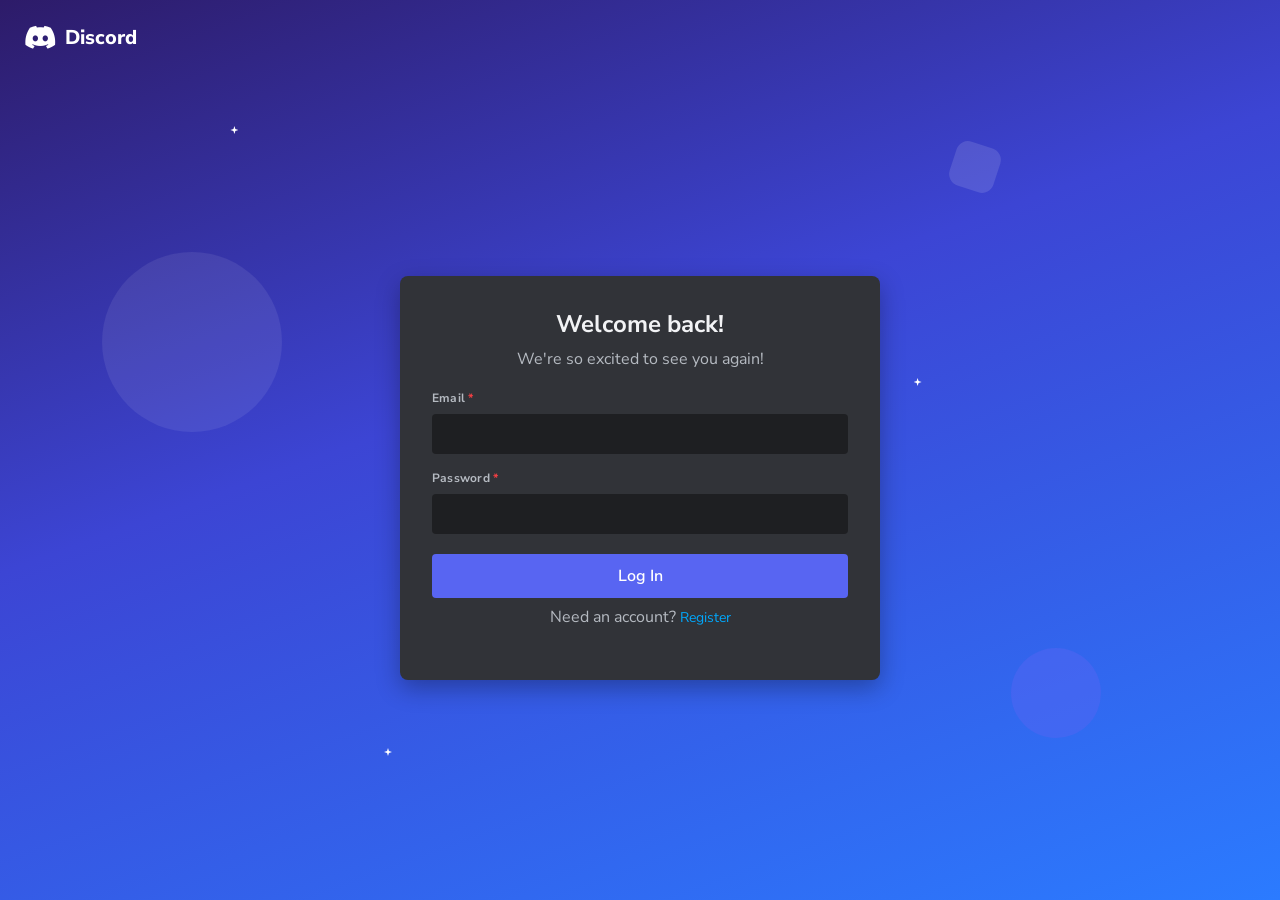
<file: login.html>
<!DOCTYPE html>
<html lang="en">
<head>
    <meta charset="UTF-8">
    <script src="./assets/js/nav.js"></script>
    <meta name="viewport" content="width=device-width, initial-scale=1.0">
    <title>Discord | Login</title>
    <link rel="stylesheet" href="assets/css/login.css">
    <link rel="stylesheet" href="https://cdnjs.cloudflare.com/ajax/libs/font-awesome/6.4.0/css/all.min.css"
        integrity="sha512-iecdLmaskl7CVkqkXNQ/ZH/XLlvWZOJyj7Yy7tcenmpD1ypASozpmT/E0iPtmFIB46ZmdtAc9eNBvH0H/ZpiBw=="
        crossorigin="anonymous" referrerpolicy="no-referrer" />
    <link rel="shortcut icon" href="./assets/icons/favicon.ico" type="image/x-icon">
</head>
<body>
    <header>
        <div class="login-bg" aria-hidden="true">
            <span class="login-blob login-blob-a"></span>
            <span class="login-blob login-blob-b"></span>
            <span class="login-blob login-blob-c"></span>
            <span class="login-star login-star-a"></span>
            <span class="login-star login-star-b"></span>
            <span class="login-star login-star-c"></span>
        </div>
        <a class="login-brand" href="./login.html" aria-label="Discord"><i class="fa-brands fa-discord" aria-hidden="true"></i><span>Discord</span></a>
    </header>
    <main class="login-page">
        <form class="login-card" id="login-form" action="./index.html">
            <h1>Welcome back!</h1>
            <p>We're so excited to see you again!</p>
            <label for="login-email">Email <span>*</span></label>
            <input id="login-email" name="email" type="email" autocomplete="email" required>
            <label for="login-pass">Password <span>*</span></label>
            <input id="login-pass" name="password" type="password" autocomplete="current-password" required>
            <button type="submit">Log In</button>
            <p class="login-switch">Need an account? <a href="./register.html">Register</a></p>
        </form>
    </main>
</body>
</html>
</file>
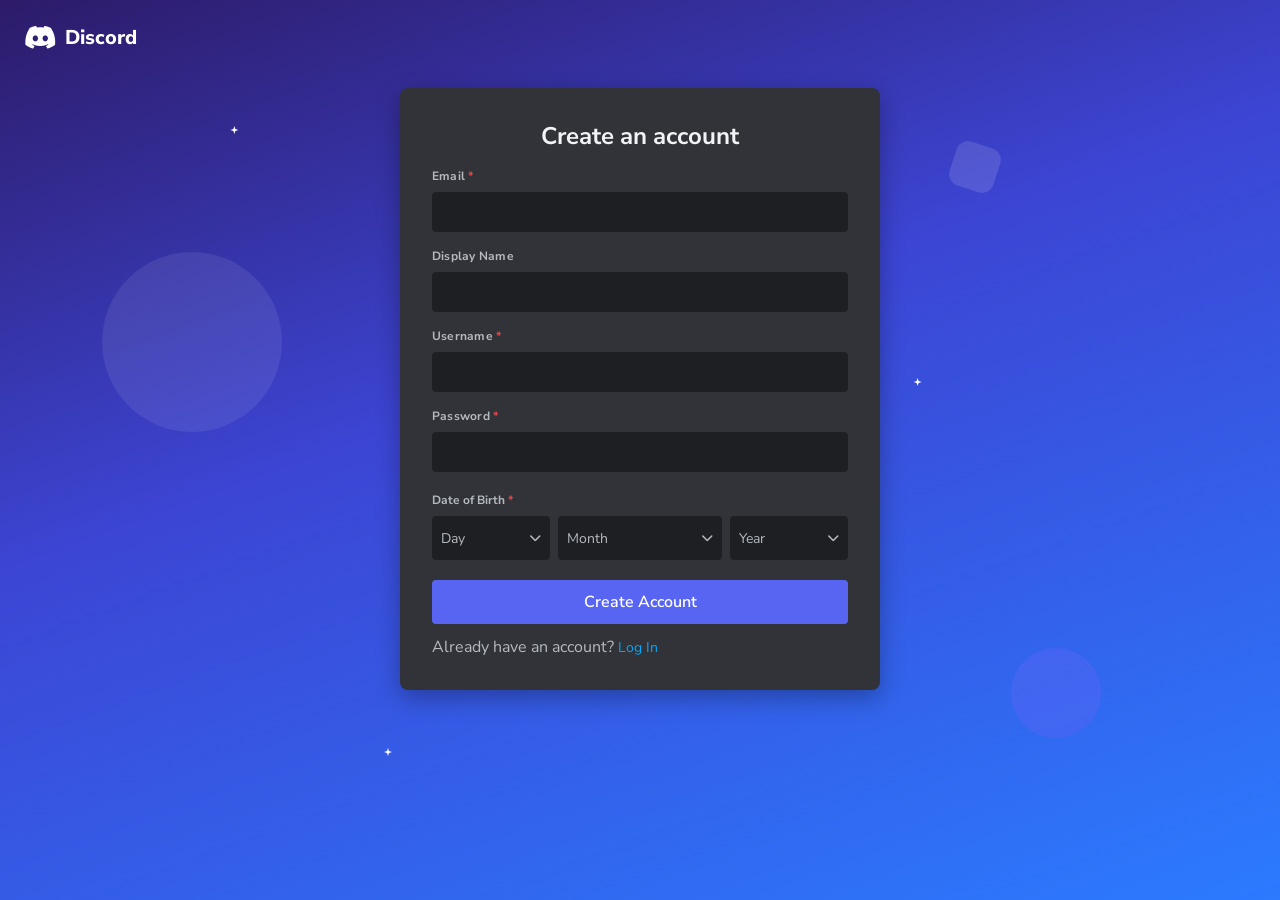
<file: register.html>
<!DOCTYPE html>
<html lang="en">
<head>
    <script src="./assets/js/theme.js"></script>
    <script src="./assets/js/nav.js"></script>
    <meta charset="UTF-8">
    <meta name="viewport" content="width=device-width, initial-scale=1.0">
    <title>DisCode | Register</title>
    <link rel="stylesheet" href="assets/css/login.css">
    <link rel="stylesheet" href="assets/css/register.css">
    <link rel="stylesheet" href="https://cdnjs.cloudflare.com/ajax/libs/font-awesome/6.4.0/css/all.min.css"
        integrity="sha512-iecdLmaskl7CVkqkXNQ/ZH/XLlvWZOJyj7Yy7tcenmpD1ypASozpmT/E0iPtmFIB46ZmdtAc9eNBvH0H/ZpiBw=="
        crossorigin="anonymous" referrerpolicy="no-referrer" />
    <link rel="shortcut icon" href="./assets/icons/favicon.ico" type="image/x-icon">
</head>
<body>
    <header>
    <div class="login-bg" aria-hidden="true">
        <span class="login-blob login-blob-a"></span>
        <span class="login-blob login-blob-b"></span>
        <span class="login-blob login-blob-c"></span>
        <span class="login-star login-star-a"></span>
        <span class="login-star login-star-b"></span>
        <span class="login-star login-star-c"></span>
    </div>
        <a class="login-brand" href="./login.html" aria-label="Discord"><i class="fa-brands fa-discord" aria-hidden="true"></i><span>Discord</span></a>
    </header>
    <main class="login-page">
        <section id="register-account">
        <form class="login-card register-card" id="register-form">
            <h1>Create an account</h1>
            <label for="register-email">Email <span>*</span></label>
            <input id="register-email" name="email" type="email" autocomplete="email" required>
            <label for="register-display">Display Name</label>
            <input id="register-display" name="displayName" type="text" autocomplete="nickname" maxlength="32">
            <label for="register-user">Username <span>*</span></label>
            <input id="register-user" name="username" type="text" autocomplete="username" required maxlength="32">
            <label for="register-pass">Password <span>*</span></label>
            <input id="register-pass" name="password" type="password" autocomplete="new-password" required>
            <fieldset class="register-birth-field">
                <legend class="register-kicker">Date of Birth <span>*</span></legend>
                <div class="register-birth">
                <div class="birth-box">
                    <button type="button" class="birth-field" aria-expanded="false" aria-controls="register-day-list">
                        <span>Day</span>
                        <i class="fa-solid fa-chevron-down"></i>
                    </button>
                    <ul class="birth-list" id="register-day-list" hidden>
                        <li><button type="button" data-value="1">1<i class="fa-solid fa-check"></i></button></li>
                        <li><button type="button" data-value="2">2<i class="fa-solid fa-check"></i></button></li>
                        <li><button type="button" data-value="3">3<i class="fa-solid fa-check"></i></button></li>
                        <li><button type="button" data-value="4">4<i class="fa-solid fa-check"></i></button></li>
                        <li><button type="button" data-value="5">5<i class="fa-solid fa-check"></i></button></li>
                        <li><button type="button" data-value="6">6<i class="fa-solid fa-check"></i></button></li>
                        <li><button type="button" data-value="7">7<i class="fa-solid fa-check"></i></button></li>
                        <li><button type="button" data-value="8">8<i class="fa-solid fa-check"></i></button></li>
                        <li><button type="button" data-value="9">9<i class="fa-solid fa-check"></i></button></li>
                        <li><button type="button" data-value="10">10<i class="fa-solid fa-check"></i></button></li>
                        <li><button type="button" data-value="11">11<i class="fa-solid fa-check"></i></button></li>
                        <li><button type="button" data-value="12">12<i class="fa-solid fa-check"></i></button></li>
                        <li><button type="button" data-value="13">13<i class="fa-solid fa-check"></i></button></li>
                        <li><button type="button" data-value="14">14<i class="fa-solid fa-check"></i></button></li>
                        <li><button type="button" data-value="15">15<i class="fa-solid fa-check"></i></button></li>
                        <li><button type="button" data-value="16">16<i class="fa-solid fa-check"></i></button></li>
                        <li><button type="button" data-value="17">17<i class="fa-solid fa-check"></i></button></li>
                        <li><button type="button" data-value="18">18<i class="fa-solid fa-check"></i></button></li>
                        <li><button type="button" data-value="19">19<i class="fa-solid fa-check"></i></button></li>
                        <li><button type="button" data-value="20">20<i class="fa-solid fa-check"></i></button></li>
                        <li><button type="button" data-value="21">21<i class="fa-solid fa-check"></i></button></li>
                        <li><button type="button" data-value="22">22<i class="fa-solid fa-check"></i></button></li>
                        <li><button type="button" data-value="23">23<i class="fa-solid fa-check"></i></button></li>
                        <li><button type="button" data-value="24">24<i class="fa-solid fa-check"></i></button></li>
                        <li><button type="button" data-value="25">25<i class="fa-solid fa-check"></i></button></li>
                        <li><button type="button" data-value="26">26<i class="fa-solid fa-check"></i></button></li>
                        <li><button type="button" data-value="27">27<i class="fa-solid fa-check"></i></button></li>
                        <li><button type="button" data-value="28">28<i class="fa-solid fa-check"></i></button></li>
                        <li><button type="button" data-value="29">29<i class="fa-solid fa-check"></i></button></li>
                        <li><button type="button" data-value="30">30<i class="fa-solid fa-check"></i></button></li>
                        <li><button type="button" data-value="31">31<i class="fa-solid fa-check"></i></button></li>
                    </ul>
                    <input type="hidden" id="register-day" name="day">
                </div>
                <div class="birth-box">
                    <button type="button" class="birth-field" aria-expanded="false" aria-controls="register-month-list">
                        <span>Month</span>
                        <i class="fa-solid fa-chevron-down"></i>
                    </button>
                    <ul class="birth-list" id="register-month-list" hidden>
                        <li><button type="button" data-value="January">January<i class="fa-solid fa-check"></i></button></li>
                        <li><button type="button" data-value="February">February<i class="fa-solid fa-check"></i></button></li>
                        <li><button type="button" data-value="March">March<i class="fa-solid fa-check"></i></button></li>
                        <li><button type="button" data-value="April">April<i class="fa-solid fa-check"></i></button></li>
                        <li><button type="button" data-value="May">May<i class="fa-solid fa-check"></i></button></li>
                        <li><button type="button" data-value="June">June<i class="fa-solid fa-check"></i></button></li>
                        <li><button type="button" data-value="July">July<i class="fa-solid fa-check"></i></button></li>
                        <li><button type="button" data-value="August">August<i class="fa-solid fa-check"></i></button></li>
                        <li><button type="button" data-value="September">September<i class="fa-solid fa-check"></i></button></li>
                        <li><button type="button" data-value="October">October<i class="fa-solid fa-check"></i></button></li>
                        <li><button type="button" data-value="November">November<i class="fa-solid fa-check"></i></button></li>
                        <li><button type="button" data-value="December">December<i class="fa-solid fa-check"></i></button></li>
                    </ul>
                    <input type="hidden" id="register-month" name="month">
                </div>
                <div class="birth-box">
                    <button type="button" class="birth-field" aria-expanded="false" aria-controls="register-year-list">
                        <span>Year</span>
                        <i class="fa-solid fa-chevron-down"></i>
                    </button>
                    <ul class="birth-list" id="register-year-list" hidden>
                        <li><button type="button" data-value="2026">2026<i class="fa-solid fa-check"></i></button></li>
                        <li><button type="button" data-value="2025">2025<i class="fa-solid fa-check"></i></button></li>
                        <li><button type="button" data-value="2024">2024<i class="fa-solid fa-check"></i></button></li>
                        <li><button type="button" data-value="2023">2023<i class="fa-solid fa-check"></i></button></li>
                        <li><button type="button" data-value="2022">2022<i class="fa-solid fa-check"></i></button></li>
                        <li><button type="button" data-value="2021">2021<i class="fa-solid fa-check"></i></button></li>
                        <li><button type="button" data-value="2020">2020<i class="fa-solid fa-check"></i></button></li>
                        <li><button type="button" data-value="2019">2019<i class="fa-solid fa-check"></i></button></li>
                        <li><button type="button" data-value="2018">2018<i class="fa-solid fa-check"></i></button></li>
                        <li><button type="button" data-value="2017">2017<i class="fa-solid fa-check"></i></button></li>
                        <li><button type="button" data-value="2016">2016<i class="fa-solid fa-check"></i></button></li>
                        <li><button type="button" data-value="2015">2015<i class="fa-solid fa-check"></i></button></li>
                        <li><button type="button" data-value="2014">2014<i class="fa-solid fa-check"></i></button></li>
                        <li><button type="button" data-value="2013">2013<i class="fa-solid fa-check"></i></button></li>
                        <li><button type="button" data-value="2012">2012<i class="fa-solid fa-check"></i></button></li>
                        <li><button type="button" data-value="2011">2011<i class="fa-solid fa-check"></i></button></li>
                        <li><button type="button" data-value="2010">2010<i class="fa-solid fa-check"></i></button></li>
                        <li><button type="button" data-value="2009">2009<i class="fa-solid fa-check"></i></button></li>
                        <li><button type="button" data-value="2008">2008<i class="fa-solid fa-check"></i></button></li>
                        <li><button type="button" data-value="2007">2007<i class="fa-solid fa-check"></i></button></li>
                        <li><button type="button" data-value="2006">2006<i class="fa-solid fa-check"></i></button></li>
                        <li><button type="button" data-value="2005">2005<i class="fa-solid fa-check"></i></button></li>
                        <li><button type="button" data-value="2004">2004<i class="fa-solid fa-check"></i></button></li>
                        <li><button type="button" data-value="2003">2003<i class="fa-solid fa-check"></i></button></li>
                        <li><button type="button" data-value="2002">2002<i class="fa-solid fa-check"></i></button></li>
                        <li><button type="button" data-value="2001">2001<i class="fa-solid fa-check"></i></button></li>
                        <li><button type="button" data-value="2000">2000<i class="fa-solid fa-check"></i></button></li>
                        <li><button type="button" data-value="1999">1999<i class="fa-solid fa-check"></i></button></li>
                        <li><button type="button" data-value="1998">1998<i class="fa-solid fa-check"></i></button></li>
                        <li><button type="button" data-value="1997">1997<i class="fa-solid fa-check"></i></button></li>
                        <li><button type="button" data-value="1996">1996<i class="fa-solid fa-check"></i></button></li>
                        <li><button type="button" data-value="1995">1995<i class="fa-solid fa-check"></i></button></li>
                        <li><button type="button" data-value="1994">1994<i class="fa-solid fa-check"></i></button></li>
                        <li><button type="button" data-value="1993">1993<i class="fa-solid fa-check"></i></button></li>
                        <li><button type="button" data-value="1992">1992<i class="fa-solid fa-check"></i></button></li>
                        <li><button type="button" data-value="1991">1991<i class="fa-solid fa-check"></i></button></li>
                        <li><button type="button" data-value="1990">1990<i class="fa-solid fa-check"></i></button></li>
                        <li><button type="button" data-value="1989">1989<i class="fa-solid fa-check"></i></button></li>
                        <li><button type="button" data-value="1988">1988<i class="fa-solid fa-check"></i></button></li>
                        <li><button type="button" data-value="1987">1987<i class="fa-solid fa-check"></i></button></li>
                        <li><button type="button" data-value="1986">1986<i class="fa-solid fa-check"></i></button></li>
                        <li><button type="button" data-value="1985">1985<i class="fa-solid fa-check"></i></button></li>
                        <li><button type="button" data-value="1984">1984<i class="fa-solid fa-check"></i></button></li>
                        <li><button type="button" data-value="1983">1983<i class="fa-solid fa-check"></i></button></li>
                        <li><button type="button" data-value="1982">1982<i class="fa-solid fa-check"></i></button></li>
                        <li><button type="button" data-value="1981">1981<i class="fa-solid fa-check"></i></button></li>
                        <li><button type="button" data-value="1980">1980<i class="fa-solid fa-check"></i></button></li>
                        <li><button type="button" data-value="1979">1979<i class="fa-solid fa-check"></i></button></li>
                        <li><button type="button" data-value="1978">1978<i class="fa-solid fa-check"></i></button></li>
                        <li><button type="button" data-value="1977">1977<i class="fa-solid fa-check"></i></button></li>
                        <li><button type="button" data-value="1976">1976<i class="fa-solid fa-check"></i></button></li>
                        <li><button type="button" data-value="1975">1975<i class="fa-solid fa-check"></i></button></li>
                        <li><button type="button" data-value="1974">1974<i class="fa-solid fa-check"></i></button></li>
                        <li><button type="button" data-value="1973">1973<i class="fa-solid fa-check"></i></button></li>
                        <li><button type="button" data-value="1972">1972<i class="fa-solid fa-check"></i></button></li>
                        <li><button type="button" data-value="1971">1971<i class="fa-solid fa-check"></i></button></li>
                        <li><button type="button" data-value="1970">1970<i class="fa-solid fa-check"></i></button></li>
                        <li><button type="button" data-value="1969">1969<i class="fa-solid fa-check"></i></button></li>
                        <li><button type="button" data-value="1968">1968<i class="fa-solid fa-check"></i></button></li>
                        <li><button type="button" data-value="1967">1967<i class="fa-solid fa-check"></i></button></li>
                        <li><button type="button" data-value="1966">1966<i class="fa-solid fa-check"></i></button></li>
                        <li><button type="button" data-value="1965">1965<i class="fa-solid fa-check"></i></button></li>
                        <li><button type="button" data-value="1964">1964<i class="fa-solid fa-check"></i></button></li>
                        <li><button type="button" data-value="1963">1963<i class="fa-solid fa-check"></i></button></li>
                        <li><button type="button" data-value="1962">1962<i class="fa-solid fa-check"></i></button></li>
                        <li><button type="button" data-value="1961">1961<i class="fa-solid fa-check"></i></button></li>
                        <li><button type="button" data-value="1960">1960<i class="fa-solid fa-check"></i></button></li>
                        <li><button type="button" data-value="1959">1959<i class="fa-solid fa-check"></i></button></li>
                        <li><button type="button" data-value="1958">1958<i class="fa-solid fa-check"></i></button></li>
                        <li><button type="button" data-value="1957">1957<i class="fa-solid fa-check"></i></button></li>
                        <li><button type="button" data-value="1956">1956<i class="fa-solid fa-check"></i></button></li>
                        <li><button type="button" data-value="1955">1955<i class="fa-solid fa-check"></i></button></li>
                        <li><button type="button" data-value="1954">1954<i class="fa-solid fa-check"></i></button></li>
                        <li><button type="button" data-value="1953">1953<i class="fa-solid fa-check"></i></button></li>
                        <li><button type="button" data-value="1952">1952<i class="fa-solid fa-check"></i></button></li>
                        <li><button type="button" data-value="1951">1951<i class="fa-solid fa-check"></i></button></li>
                        <li><button type="button" data-value="1950">1950<i class="fa-solid fa-check"></i></button></li>
                        <li><button type="button" data-value="1949">1949<i class="fa-solid fa-check"></i></button></li>
                        <li><button type="button" data-value="1948">1948<i class="fa-solid fa-check"></i></button></li>
                        <li><button type="button" data-value="1947">1947<i class="fa-solid fa-check"></i></button></li>
                        <li><button type="button" data-value="1946">1946<i class="fa-solid fa-check"></i></button></li>
                        <li><button type="button" data-value="1945">1945<i class="fa-solid fa-check"></i></button></li>
                        <li><button type="button" data-value="1944">1944<i class="fa-solid fa-check"></i></button></li>
                        <li><button type="button" data-value="1943">1943<i class="fa-solid fa-check"></i></button></li>
                        <li><button type="button" data-value="1942">1942<i class="fa-solid fa-check"></i></button></li>
                        <li><button type="button" data-value="1941">1941<i class="fa-solid fa-check"></i></button></li>
                        <li><button type="button" data-value="1940">1940<i class="fa-solid fa-check"></i></button></li>
                        <li><button type="button" data-value="1939">1939<i class="fa-solid fa-check"></i></button></li>
                        <li><button type="button" data-value="1938">1938<i class="fa-solid fa-check"></i></button></li>
                        <li><button type="button" data-value="1937">1937<i class="fa-solid fa-check"></i></button></li>
                        <li><button type="button" data-value="1936">1936<i class="fa-solid fa-check"></i></button></li>
                        <li><button type="button" data-value="1935">1935<i class="fa-solid fa-check"></i></button></li>
                        <li><button type="button" data-value="1934">1934<i class="fa-solid fa-check"></i></button></li>
                        <li><button type="button" data-value="1933">1933<i class="fa-solid fa-check"></i></button></li>
                        <li><button type="button" data-value="1932">1932<i class="fa-solid fa-check"></i></button></li>
                        <li><button type="button" data-value="1931">1931<i class="fa-solid fa-check"></i></button></li>
                        <li><button type="button" data-value="1930">1930<i class="fa-solid fa-check"></i></button></li>
                        <li><button type="button" data-value="1929">1929<i class="fa-solid fa-check"></i></button></li>
                        <li><button type="button" data-value="1928">1928<i class="fa-solid fa-check"></i></button></li>
                        <li><button type="button" data-value="1927">1927<i class="fa-solid fa-check"></i></button></li>
                        <li><button type="button" data-value="1926">1926<i class="fa-solid fa-check"></i></button></li>
                        <li><button type="button" data-value="1925">1925<i class="fa-solid fa-check"></i></button></li>
                        <li><button type="button" data-value="1924">1924<i class="fa-solid fa-check"></i></button></li>
                        <li><button type="button" data-value="1923">1923<i class="fa-solid fa-check"></i></button></li>
                        <li><button type="button" data-value="1922">1922<i class="fa-solid fa-check"></i></button></li>
                        <li><button type="button" data-value="1921">1921<i class="fa-solid fa-check"></i></button></li>
                        <li><button type="button" data-value="1920">1920<i class="fa-solid fa-check"></i></button></li>
                    </ul>
                    <input type="hidden" id="register-year" name="year">
                </div>
                </div>
            </fieldset>
            <button type="submit">Create Account</button>
            <p class="login-switch">Already have an account? <a href="./login.html">Log In</a></p>
        </form>
        </section>
    </main>
    <footer>
        <script src="./assets/js/register.js"></script>
    </footer>
</body>
</html>
</file>
<file: assets/css/login.css>
@import url('https://fonts.googleapis.com/css2?family=Nunito+Sans:ital,opsz,wght@0,6..12,200..1000;1,6..12,200..1000&display=swap');

* {
    margin: 0;
    padding: 0;
    box-sizing: border-box;
    font-family: "Nunito Sans", sans-serif;
}

body {
    min-height: 100vh;
    min-height: 100dvh;
    background: #404eed;
    color: #f2f3f5;
    overflow-x: hidden;
}

.login-bg {
    position: fixed;
    inset: 0;
    z-index: 0;
    background: linear-gradient(160deg, #2d1b69 0%, #3c45d4 42%, #2b7bff 100%);
    pointer-events: none;
}

.login-blob,
.login-star {
    position: absolute;
    display: block;
}

.login-blob {
    border-radius: 50%;
    background: rgba(255, 255, 255, 0.08);
}

.login-blob-a {
    width: 180px;
    height: 180px;
    left: 8%;
    top: 28%;
}

.login-blob-b {
    width: 90px;
    height: 90px;
    right: 14%;
    bottom: 18%;
    background: rgba(88, 101, 242, 0.45);
}

.login-blob-c {
    width: 46px;
    height: 46px;
    right: 22%;
    top: 16%;
    border-radius: 12px;
    transform: rotate(18deg);
    background: rgba(255, 255, 255, 0.12);
}

.login-star {
    width: 8px;
    height: 8px;
    background: #fff;
    clip-path: polygon(50% 0, 62% 38%, 100% 50%, 62% 62%, 50% 100%, 38% 62%, 0 50%, 38% 38%);
}

.login-star-a { left: 18%; top: 14%; }
.login-star-b { right: 28%; top: 42%; }
.login-star-c { left: 30%; bottom: 16%; }

.login-brand {
    position: absolute;
    z-index: 2;
    top: 24px;
    left: 24px;
    display: flex;
    align-items: center;
    gap: 8px;
    color: #fff;
    font-size: 20px;
    font-weight: 800;
    text-decoration: none;
}

.login-brand i {
    font-size: 26px;
}

.login-page {
    position: relative;
    z-index: 1;
    min-height: 100vh;
    min-height: 100dvh;
    display: flex;
    align-items: center;
    justify-content: center;
    padding: 88px 16px 32px;
}

.login-card {
    width: min(100%, 480px);
    padding: 32px;
    border-radius: 8px;
    background: #313338;
    box-shadow: 0 8px 24px rgba(0, 0, 0, 0.3);
}

.login-card h1 {
    margin: 0;
    text-align: center;
    font-size: clamp(1.25rem, 1vw + 1rem, 1.5rem);
    font-weight: 700;
    color: #f2f3f5;
}

.login-card > p {
    margin: 8px 0 20px;
    text-align: center;
    color: #b5bac1;
    font-size: 16px;
}

.login-card label {
    display: block;
    margin: 16px 0 8px;
    color: #b5bac1;
    font-size: 12px;
    font-weight: 700;
    letter-spacing: 0.02em;
}

.login-card label span {
    color: #f23f43;
}

.login-card input {
    width: 100%;
    height: 40px;
    padding: 0 12px;
    border: 0;
    border-radius: 4px;
    background: #1e1f22;
    color: #f2f3f5;
    font: inherit;
    font-size: 16px;
    outline: none;
}

.login-card input:focus {
    box-shadow: 0 0 0 2px #5865f2;
}
.login-switch button,
.login-switch a {
    border: 0;
    padding: 0;
    background: transparent;
    color: #00a8fc;
    font: inherit;
    font-size: 14px;
    cursor: pointer;
    text-decoration: none;
}
.login-switch button:hover,
.login-switch a:hover {
    text-decoration: underline;
}

.login-card button[type="submit"] {
    width: 100%;
    height: 44px;
    margin-top: 20px;
    border: 0;
    border-radius: 4px;
    background: #5865f2;
    color: #fff;
    font: inherit;
    font-size: 16px;
    font-weight: 600;
    cursor: pointer;
}

.login-card button[type="submit"]:hover {
    background: #4752c4;
}

.login-switch {
    margin: 12px 0 0;
    text-align: left;
    color: #b5bac1;
    font-size: 14px;
}

@media screen and (max-width: 720px), screen and (max-height: 760px) {
    .login-page {
        align-items: flex-start;
    }
}

@media screen and (max-width: 560px) {
    .login-brand {
        top: 16px;
        left: 16px;
        font-size: 18px;
    }

    .login-card {
        padding: 24px 16px;
    }

    .login-card h1 {
        font-size: 20px;
    }

    .login-blob-a {
        width: 120px;
        height: 120px;
        left: 0;
    }
}
</file>
<file: assets/css/register.css>
.login-page {
    align-items: flex-start;
}

#register-account {
    width: min(100%, 480px);
}

.register-card {
    width: 100%;
    position: relative;
    padding: clamp(20px, 4vw, 32px);
    border-radius: 8px;
    background: #313338;
    box-shadow: 0 8px 24px rgba(0, 0, 0, 0.3);
}

.register-card h1 {
    margin-bottom: 8px;
}

.register-card > p {
    margin: 12px 0 0;
    text-align: left;
}

.login-card.register-card button[type="submit"] {
    display: block;
    margin-top: 20px;
    position: relative;
    clear: both;
}

.register-birth-field {
    display: flex;
    flex-direction: column;
    border: 0;
    margin: 20px 0 0;
    padding: 0;
    min-width: 0;
    min-inline-size: 0;
}

.register-birth-field legend {
    display: block;
    float: none;
    width: 100%;
    margin: 0 0 8px;
    padding: 0;
}

.register-kicker {
    margin: 0 0 8px;
    color: #b5bac1;
    font-size: 12px;
    font-weight: 700;
}

.register-kicker span {
    color: #f23f43;
}

.register-birth {
    display: flex;
    align-items: flex-start;
    gap: 8px;
    width: 100%;
    margin: 0;
}

.birth-box {
    position: relative;
    flex: 1;
    min-width: 0;
}

.birth-box:first-child,
.birth-box:last-child {
    flex: 0.9 1 0;
}

.birth-box:nth-child(2) {
    flex: 1.25 1 0;
}

.birth-field {
    width: 100%;
    height: 44px;
    padding: 0 8px;
    border: 1px solid transparent;
    border-radius: 4px;
    background: #1e1f22;
    color: #b5bac1;
    font: inherit;
    font-size: 14px;
    display: flex;
    align-items: center;
    justify-content: space-between;
    gap: 8px;
    cursor: pointer;
}

.birth-field span {
    min-width: 0;
    overflow: hidden;
    text-overflow: ellipsis;
    white-space: nowrap;
}

.birth-field i {
    font-size: 12px;
    flex: none;
}

.birth-box.open .birth-field {
    border-color: #5865f2;
    color: #f2f3f5;
}

.birth-box.open .birth-field i {
    transform: rotate(180deg);
}

.birth-box.has-value .birth-field {
    color: #f2f3f5;
}

.birth-list {
    position: absolute;
    left: 0;
    right: 0;
    bottom: calc(100% + 6px);
    z-index: 5;
    max-height: 180px;
    margin: 0;
    padding: 6px;
    list-style: none;
    overflow: auto;
    border-radius: 8px;
    background: #1e1f22;
    box-shadow: 0 8px 16px rgba(0, 0, 0, 0.4);
    scrollbar-width: thin;
    scrollbar-color: #4e5058 transparent;
}

.birth-list::-webkit-scrollbar {
    width: 8px;
}

.birth-list::-webkit-scrollbar-thumb {
    background: #4e5058;
    border-radius: 8px;
}

.birth-list[hidden] {
    display: none !important;
}

.birth-list button {
    width: 100%;
    min-height: 32px;
    padding: 6px 8px;
    border: 0;
    border-radius: 4px;
    background: transparent;
    color: #f2f3f5;
    font: inherit;
    font-size: 15px;
    display: flex;
    align-items: center;
    justify-content: space-between;
    gap: 8px;
    cursor: pointer;
}

.birth-list button:hover,
.birth-list button.on {
    background: #2b2d31;
}

.birth-list .fa-check {
    font-size: 12px;
    visibility: hidden;
}

.birth-list button.on .fa-check {
    visibility: visible;
}

@media screen and (max-width: 560px) {
    .register-birth {
        gap: 6px;
    }

    .birth-field,
    .birth-list button {
        font-size: 13px;
        padding-inline: 6px;
    }
}

@media screen and (max-width: 360px) {
    .register-birth {
        flex-wrap: wrap;
    }

    .birth-box,
    .birth-box:first-child,
    .birth-box:last-child,
    .birth-box:nth-child(2) {
        flex: 1 1 calc(50% - 6px);
    }

    .birth-box:nth-child(2) {
        flex-basis: 100%;
    }
}
</file>
